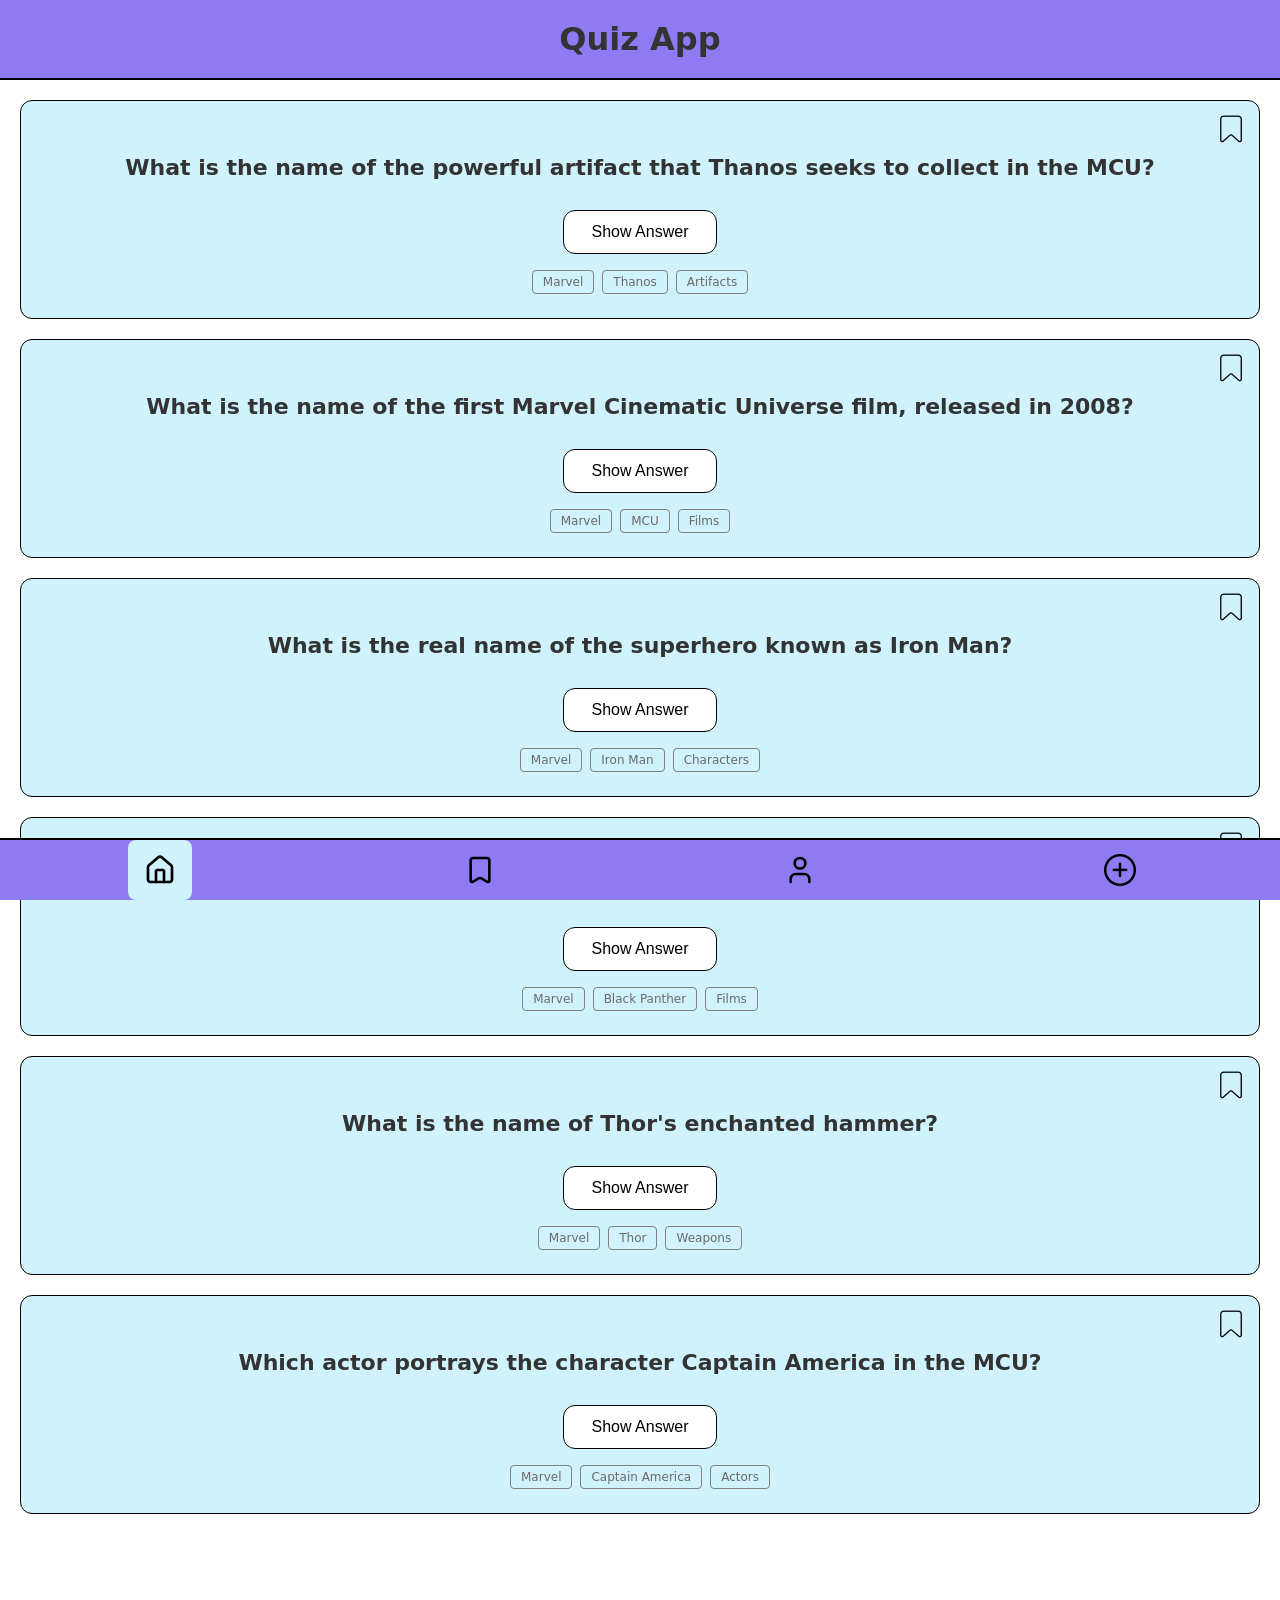
<file: index.html>
<!doctype html>
<html lang="en">
  <head>
    <script src="./js/darkmode.js" defer></script>
    <script src="./js/index.js" defer></script>
    <meta charset="UTF-8" />
    <meta name="viewport" content="width=device-width, initial-scale=1.0" />
    <title>Quiz App</title>
    <link rel="stylesheet" href="./css/style.css" />
  </head>
  <body>
    <header>
      <h1>Quiz App</h1>
    </header>
    <main>
      
      <article class="QuestionCard">
        <button class="bookmark">
          <img src="./assets/bookmarkneu.png" alt="Bookmark" />
        </button>
        <h2>
          What is the name of the powerful artifact that Thanos seeks to collect
          in the MCU?
        </h2>
        <p class="answer hidden">Infinity Stones</p>
        <button class="toggle">Show Answer</button>
        <ul class="tags">
          <li class="tag">Marvel</li>
          <li class="tag">Thanos</li>
          <li class="tag">Artifacts</li>
        </ul>
      </article>
      <article class="QuestionCard">
        <button class="bookmark">
          <img src="./assets/bookmarkneu.png" alt="Bookmark" />
        </button>
        <h2>
          What is the name of the first Marvel Cinematic Universe film, released
          in 2008?
        </h2>
        <p class="answer" hidden>Iron Man</p>
        <button class="toggle">Show Answer</button>
        <ul class="tags">
          <li class="tag">Marvel</li>
          <li class="tag">MCU</li>
          <li class="tag">Films</li>
        </ul>
      </article>
      <article class="QuestionCard">
        <button class="bookmark">
          <img src="./assets/bookmarkneu.png" alt="Bookmark" />
        </button>
        <h2>What is the real name of the superhero known as Iron Man?</h2>
        <p class="answer" hidden>Tony Stark</p>
        <button class="toggle">Show Answer</button>
        <ul class="tags">
          <li class="tag">Marvel</li>
          <li class="tag">Iron Man</li>
          <li class="tag">Characters</li>
        </ul>
      </article>
      <article class="QuestionCard">
        <button class="bookmark">
          <img src="./assets/bookmarkneu.png" alt="Bookmark" />
        </button>
        <h2>
          Which MCU film features the first appearance of the character Black
          Panther?
        </h2>
        <p class="answer" hidden>Captain America: Civil War</p>
        <button class="toggle">Show Answer</button>
        <ul class="tags">
          <li class="tag">Marvel</li>
          <li class="tag">Black Panther</li>
          <li class="tag">Films</li>
        </ul>
      </article>
      <article class="QuestionCard">
        <button class="bookmark">
          <img src="./assets/bookmarkneu.png" alt="Bookmark" />
        </button>
        <h2>What is the name of Thor's enchanted hammer?</h2>
        <p class="answer" hidden>Mjolnir</p>
        <button class="toggle">Show Answer</button>
        <ul class="tags">
          <li class="tag">Marvel</li>
          <li class="tag">Thor</li>
          <li class="tag">Weapons</li>
        </ul>
      </article>
      <article class="QuestionCard">
        <button class="bookmark">
          <img src="./assets/bookmarkneu.png" alt="Bookmark" />
        </button>
        <h2>Which actor portrays the character Captain America in the MCU?</h2>
        <p class="answer" hidden>Chris Evans</p>
        <button class="toggle">Show Answer</button>
        <ul class="tags">
          <li class="tag">Marvel</li>
          <li class="tag">Captain America</li>
          <li class="tag">Actors</li>
        </ul>
      </article>
      
    </main>
    <footer>
      <nav class="navbar">
        <ul>
          <li>
            <a href="index.html" class="active">
              <img src="./assets/house.svg" alt="home" />
            </a>
          </li>
          <li>
            <a href="bookmarks.html">
              <img src="./assets/bookmark.svg" alt="bookmark" />
            </a>
          </li>
          <li>
            <a href="profile.html">
              <img src="./assets/user.svg" alt="profile" />
            </a>
          </li>
           <li>
            <a href="form.html">
              <img src="./assets/add.png" alt="add question" />
            </a>
          </li>
        </ul>
      </nav>
    </footer>
  </body>
</html>
</file>
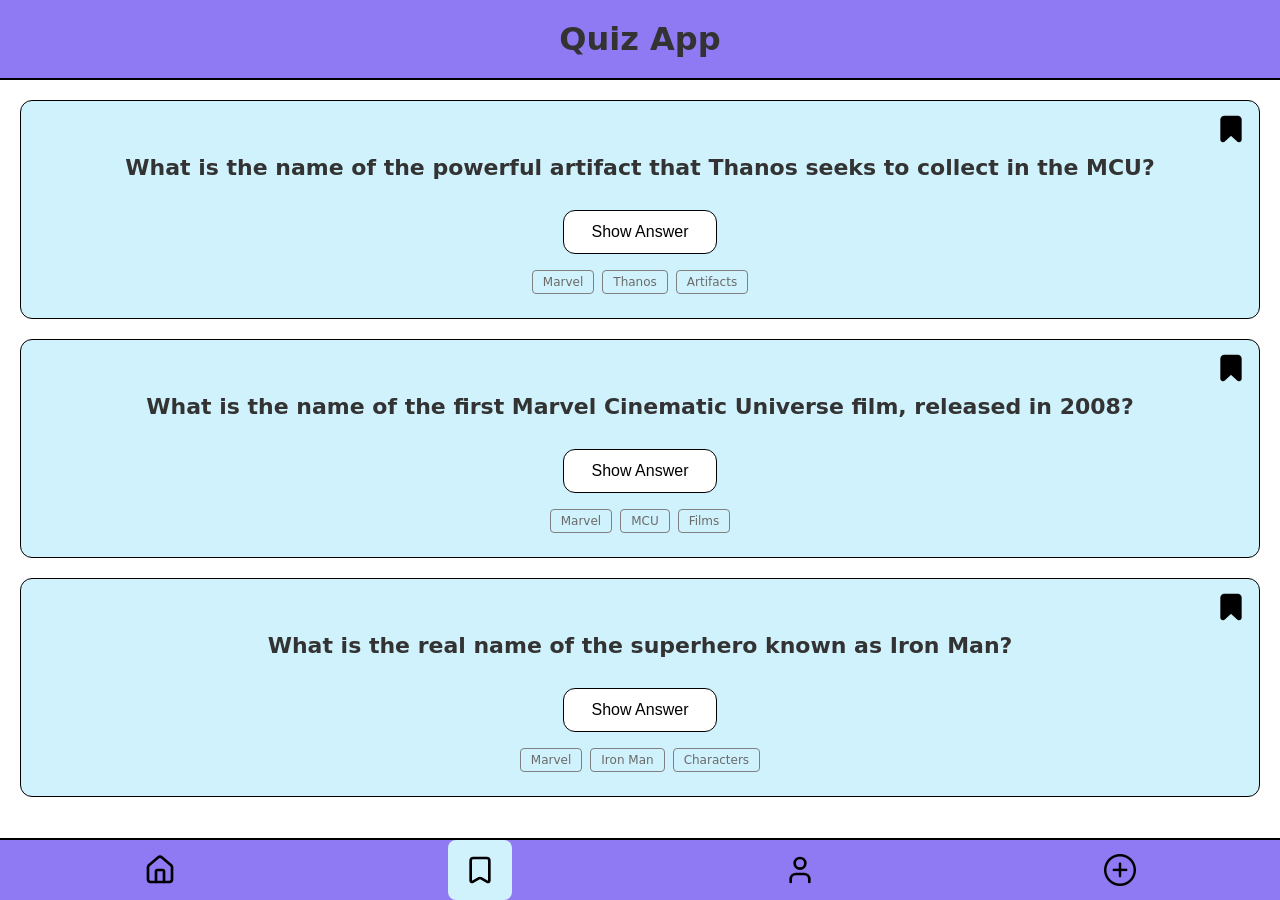
<file: bookmarks.html>
<!doctype html>
<html lang="en">
  <head>
    <script src="./js/darkmode.js" defer></script>
    <script src="./js/index.js" defer></script>
    <meta charset="UTF-8" />
    <meta name="viewport" content="width=device-width, initial-scale=1.0" />
    <title>Quiz App</title>
    <link rel="stylesheet" href="./css/style.css" />
  </head>
  <body>
    <header>
      <h1>Quiz App</h1>
    </header>
    <main>
      
      <article class="QuestionCard">
        <button class="bookmark">
          <img src="./assets/bookmarkblack.png" alt="Bookmark" />
        </button>
        <h2>
          What is the name of the powerful artifact that Thanos seeks to collect
          in the MCU?
        </h2>
        <p class="answer" hidden>Infinity Stones</p>
        <button class="toggle">Show Answer</button>
        <ul class="tags">
          <li class="tag">Marvel</li>
          <li class="tag">Thanos</li>
          <li class="tag">Artifacts</li>
        </ul>
      </article>
      <article class="QuestionCard">
        <button class="bookmark">
          <img src="./assets/bookmarkblack.png" alt="Bookmark" />
        </button>
        <h2>
          What is the name of the first Marvel Cinematic Universe film, released
          in 2008?
        </h2>
        <p class="answer" hidden>Iron Man</p>
        <button class="toggle">Show Answer</button>
        <ul class="tags">
          <li class="tag">Marvel</li>
          <li class="tag">MCU</li>
          <li class="tag">Films</li>
        </ul>
      </article>
      <article class="QuestionCard">
        <button class="bookmark">
          <img src="./assets/bookmarkblack.png" alt="Bookmark" />
        </button>
        <h2>What is the real name of the superhero known as Iron Man?</h2>
        <p class="answer" hidden>Tony Stark</p>
        <button class="toggle">Show Answer</button>
        <ul class="tags">
          <li class="tag">Marvel</li>
          <li class="tag">Iron Man</li>
          <li class="tag">Characters</li>
        </ul>
      </article>
      
    </main>
    <footer>
      <nav class="navbar">
        <ul>
          <li>
            <a href="index.html">
              <img src="./assets/house.svg" alt="home" />
            </a>
          </li>
          <li>
            <a href="bookmarks.html" class="active">
              <img src="./assets/bookmark.svg" alt="bookmark" />
            </a>
          </li>
          <li>
            <a href="profile.html">
              <img src="./assets/user.svg" alt="profile" />
            </a>
          </li>
            <li>
            <a href="form.html">
              <img src="./assets/add.png" alt="add question" />
            </a>
          </li>
        </ul>
      </nav>
    </footer>
  </body>
</html>
</file>
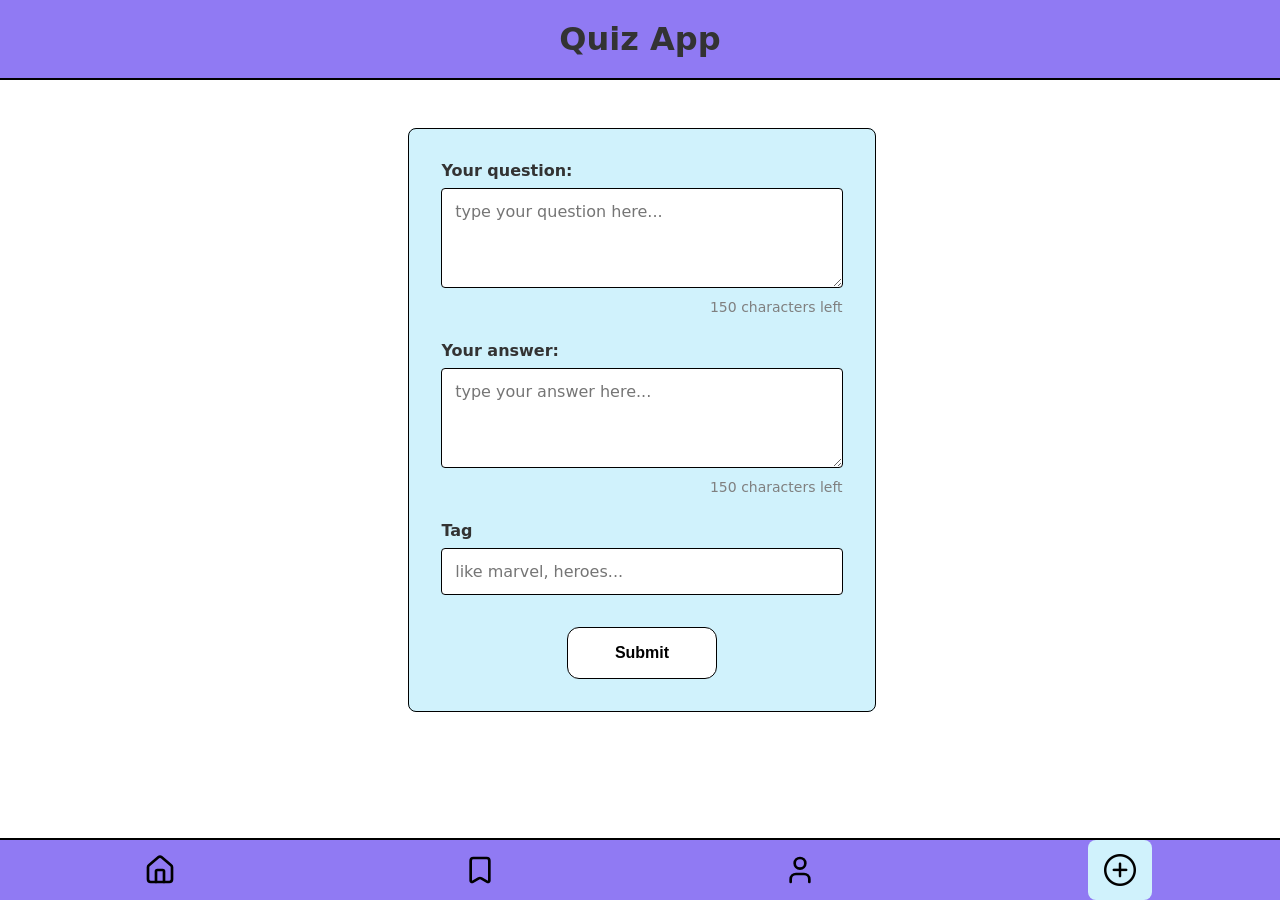
<file: form.html>
<!doctype html>
<html lang="en">
  <head>
    <script src="./js/darkmode.js" defer></script>
    <script src="./js/form.js" defer></script>
    <meta charset="UTF-8" />
    <meta name="viewport" content="width=device-width, initial-scale=1.0" />
    <title>Quiz App</title>
    <link rel="stylesheet" href="./css/style.css" />
  </head>
  <body>
    <header>
      <h1>Quiz App</h1>
    </header>
    <main>
    
      <form data-js="card-form">
        
        <fieldset>
            <label for="question">Your question:</label>
            <textarea
                id="question"
                name="question"
                placeholder="type your question here..."
                data-js="question-input"
                maxlength="150"
                required
            ></textarea>

            <p data-js="question-counter" class="counter-text">150 characters left</p>

            <label for="answer">Your answer:</label>
            <textarea
                id="answer"
                name="answer"
                placeholder="type your answer here..."
                data-js="answer-input"
                maxlength="150"
                required
            ></textarea>

            <p data-js="answer-counter" class="counter-text">150 characters left</p>

            <label for="tag">Tag</label>
            <input
                type="text"
                id="tag"
                name="tag"
                placeholder="like marvel, heroes..."
                data-js="tag-input"
                required
            />
            <button type="submit" class="submit-button">Submit</button>
        </fieldset>
      
     </form>

            <div data-js="card-container"></div>

    </main>
    <footer>
      <nav class="navbar">
        <ul>
          <li>
            <a href="index.html">
              <img src="./assets/house.svg" alt="home" />
            </a>
          </li>
          <li>
            <a href="bookmarks.html">
              <img src="./assets/bookmark.svg" alt="bookmark" />
            </a>
          </li>
          <li>
            <a href="profile.html">
              <img src="./assets/user.svg" alt="profile" />
            </a>
          </li>
           <li>
            <a href="form.html" class="active">
              <img src="./assets/add.png" alt="add question" />
            </a>
          </li>
        </ul>
      </nav>
    </footer>
  </body>
</html>
</file>
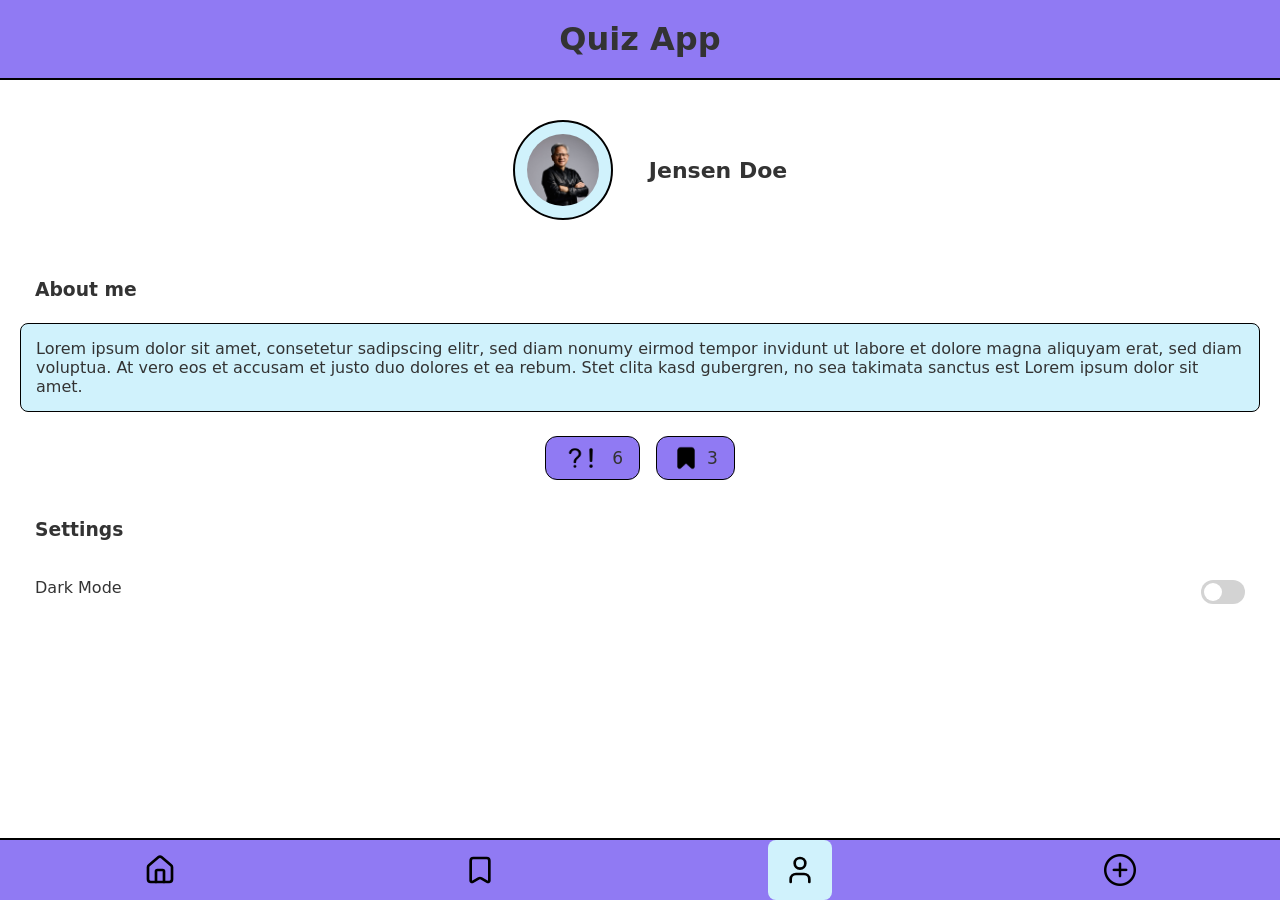
<file: profile.html>
<!doctype html>
<html lang="en">
  <head>
    <script src="./js/darkmode.js" defer></script>
    <script src="./js/index.js" defer></script>
    <meta charset="UTF-8" />
    <meta name="viewport" content="width=device-width, initial-scale=1.0" />
    <title>Quiz App</title>
    <link rel="stylesheet" href="./css/style.css" />
  </head>
  <body>
    <header>
      <h1>Quiz App</h1>
    </header>
    <main class="profile">
      <div class="profile__header">
        <img src="./assets/avatar.jpg" alt="" class="profile__avatar" />
        <h2>Jensen Doe</h2>
      </div>
      <section class="profile__about">
        <h3>About me</h3>
        <p>
          Lorem ipsum dolor sit amet, consetetur sadipscing elitr, sed diam
          nonumy eirmod tempor invidunt ut labore et dolore magna aliquyam erat,
          sed diam voluptua. At vero eos et accusam et justo duo dolores et ea
          rebum. Stet clita kasd gubergren, no sea takimata sanctus est Lorem
          ipsum dolor sit amet.
        </p>
      </section>
      <div class="profile__stats">
        <div class="profile__stat">
          <img src="./assets/question.png" alt="" />
          <img src="./assets/alert.png" alt="" />
          6
        </div>

        <div class="profile__stat">
          <img src="./assets/bookmarkblack.png" alt="" />
          3
        </div>
      </div>
      <section class="profile__settings">
        <h3>Settings</h3>
        <div class="profile__setting-row">
          <span>Dark Mode</span>
          <label class="switch">
            <input type="checkbox" data-js="dark-mode-toggle" />
            <span class="switch__slider"></span>
          </label>
        </div>
      </section>
    </main>
    <footer>
      <nav class="navbar">
        <ul>
          <li>
            <a href="index.html">
              <img src="./assets/house.svg" alt="home" />
            </a>
          </li>
          <li>
            <a href="bookmarks.html">
              <img src="./assets/bookmark.svg" alt="bookmark" />
            </a>
          </li>
          <li>
            <a href="profile.html" class="active">
              <img src="./assets/user.svg" alt="profile" />
            </a>
          </li>
            <li>
            <a href="form.html">
              <img src="./assets/add.png" alt="add question" />
            </a>
          </li>
        </ul>
      </nav>
    </footer>
  </body>
</html>
</file>
<file: css/style.css>
@import url("profile.css");
@import url("darkmode.css");
@import url("form.css");

* {
  box-sizing: border-box;
}
/*Es verhindert, dass Layouts zerschossen werden, wenn man Abstände hinzufügt.*/

body {
  margin: 0;
  font-family: system-ui;
  padding-bottom: 70px;
}

header {
  position: sticky;
  top: 0;
  left: 0;
  width: 100%;
  text-align: center;
  padding: 20px;
  border-bottom: 2px solid black;
  background-color: rgb(144, 122, 243);
  z-index: 1000;
}

h1 {
  font-size: 32px;
  font-weight: 700;
  margin: 0px;
}

main {
  padding: 20px;
  display: flex;
  flex-direction: column;
  gap: 20px;
}

.QuestionCard {
  position: relative;
  border: 1px solid black;
  border-radius: 12px;
  padding: 24px;
  text-align: center;
  background-color: rgb(208, 242, 252);
}

.bookmark {
  position: absolute;
  top: 12px;
  right: 12px;
  border: none;
  background: none;
  cursor: pointer;
  padding: 0;
}

.bookmark img {
  width: 32px;
  height: 32px;
  object-fit: contain;
}

h2 {
  font-size: 22px;
  margin: 30px 0;
}

.answer {
  color: #4e4d4d;
  margin: -10px 0 20px;
}

.toggle {
  padding: 12px 28px;
  border: 1px solid black;
  border-radius: 12px;
  background: white;
  font-size: 16px;
  cursor: pointer;
  margin-bottom: 16px;
}

.toggle:hover {
  background-color: rgb(144, 122, 243);
}

.tags {
  list-style: none;
  margin: 0;
  padding: 0;
  display: flex;
  justify-content: center;
  gap: 8px;
  flex-wrap: wrap;
}

.tag {
  border: 1px solid grey;
  border-radius: 4px;
  padding: 4px 10px;
  font-size: 12px;
  color: #6b6a6a;
}

.navbar {
  position: fixed;
  bottom: 0;
  left: 0;
  width: 100%;
  background-color: rgb(144, 122, 243);
  border-top: 2px solid black;
}

.navbar ul {
  list-style-type: none;
  margin: 0;
  padding: 0;
  display: flex;
  justify-content: space-around;
}

.navbar ul li a {
  display: flex;
  justify-content: center;
  align-items: center;
  padding: 14px 16px;
  text-decoration: none;
}

.navbar ul li a img {
  width: 32px;
  height: 32px;
}

.navbar ul li a:hover {
  background-color: rgb(208, 242, 252);
  border-radius: 8px;
}

.navbar ul li a.active {
  background-color: rgb(208, 242, 252);
  border-radius: 8px;
}

/* Erzwingt eine Scrollleiste permanent, egal wie viel Inhalt da ist, 
damit sich die verfügbare Breite nie ändert */
html {
  overflow-y: scroll;
}

.hidden {
  display: none;
}
</file>
